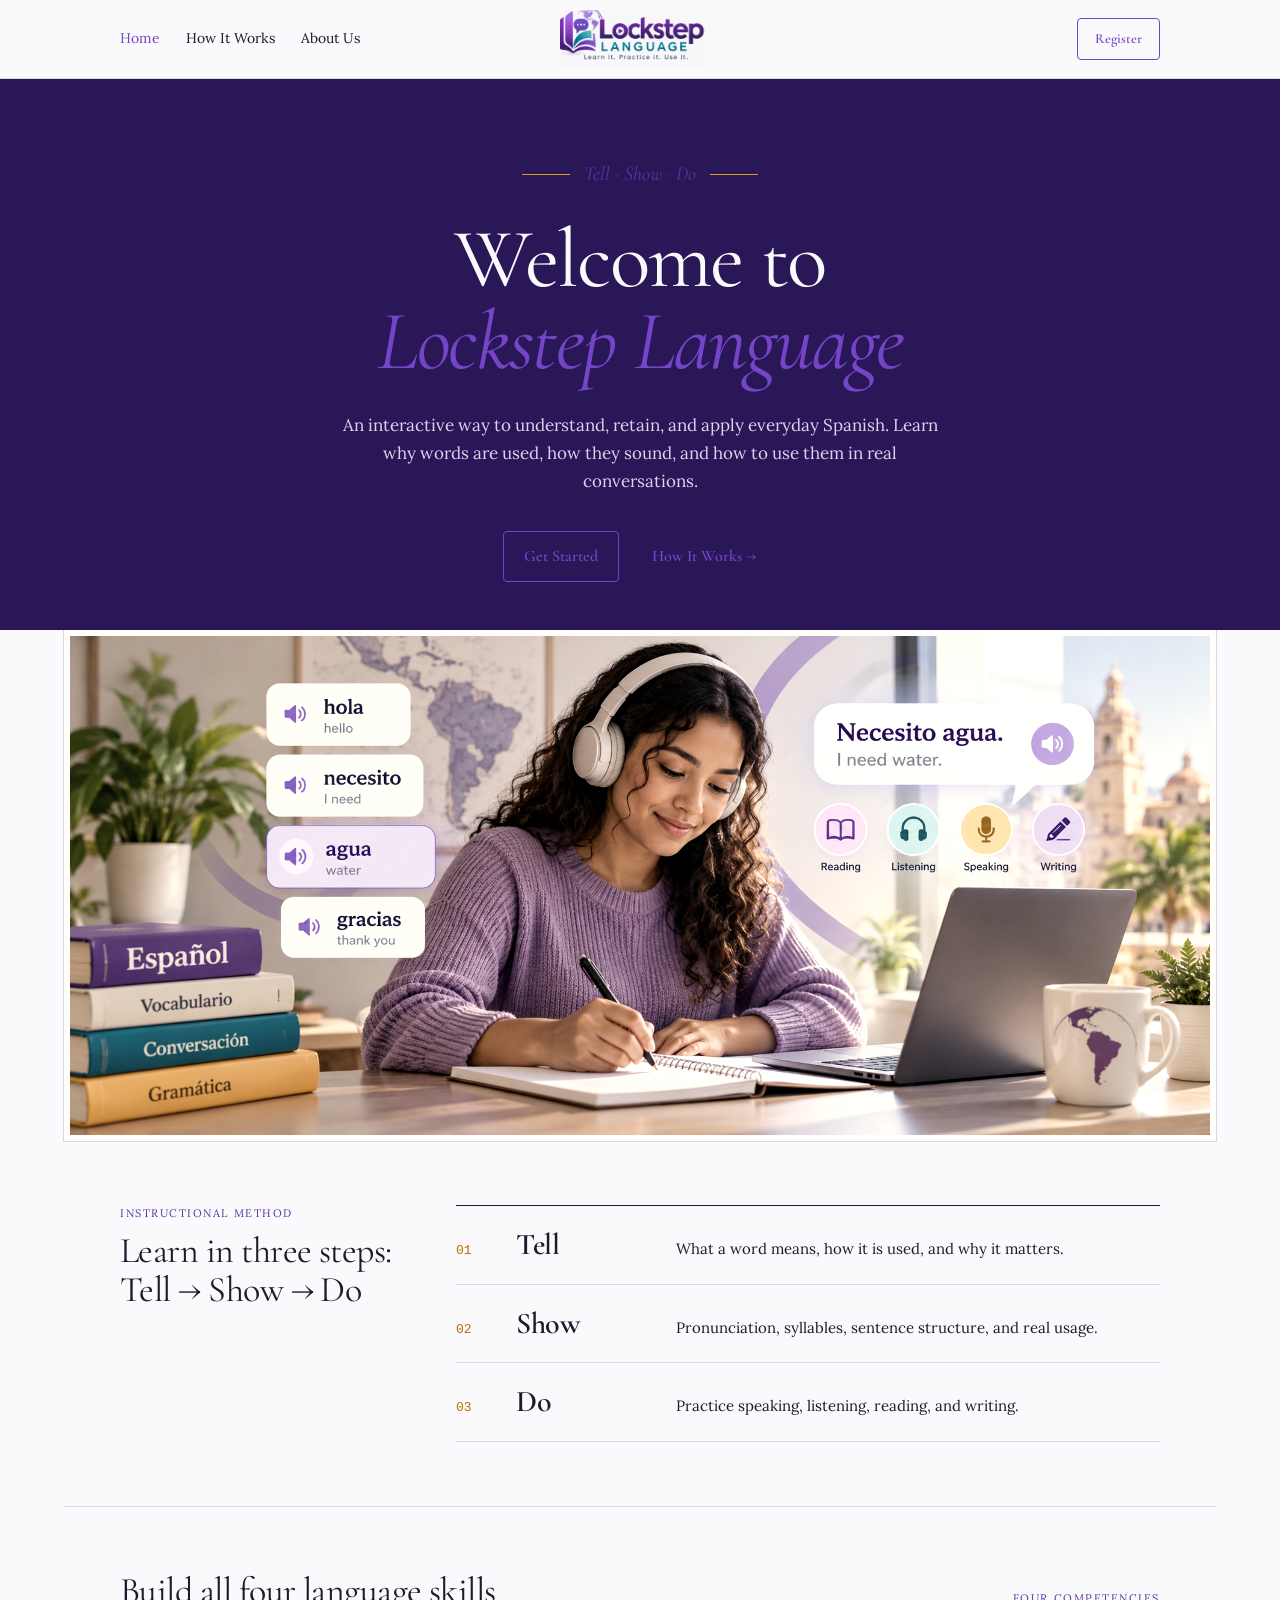
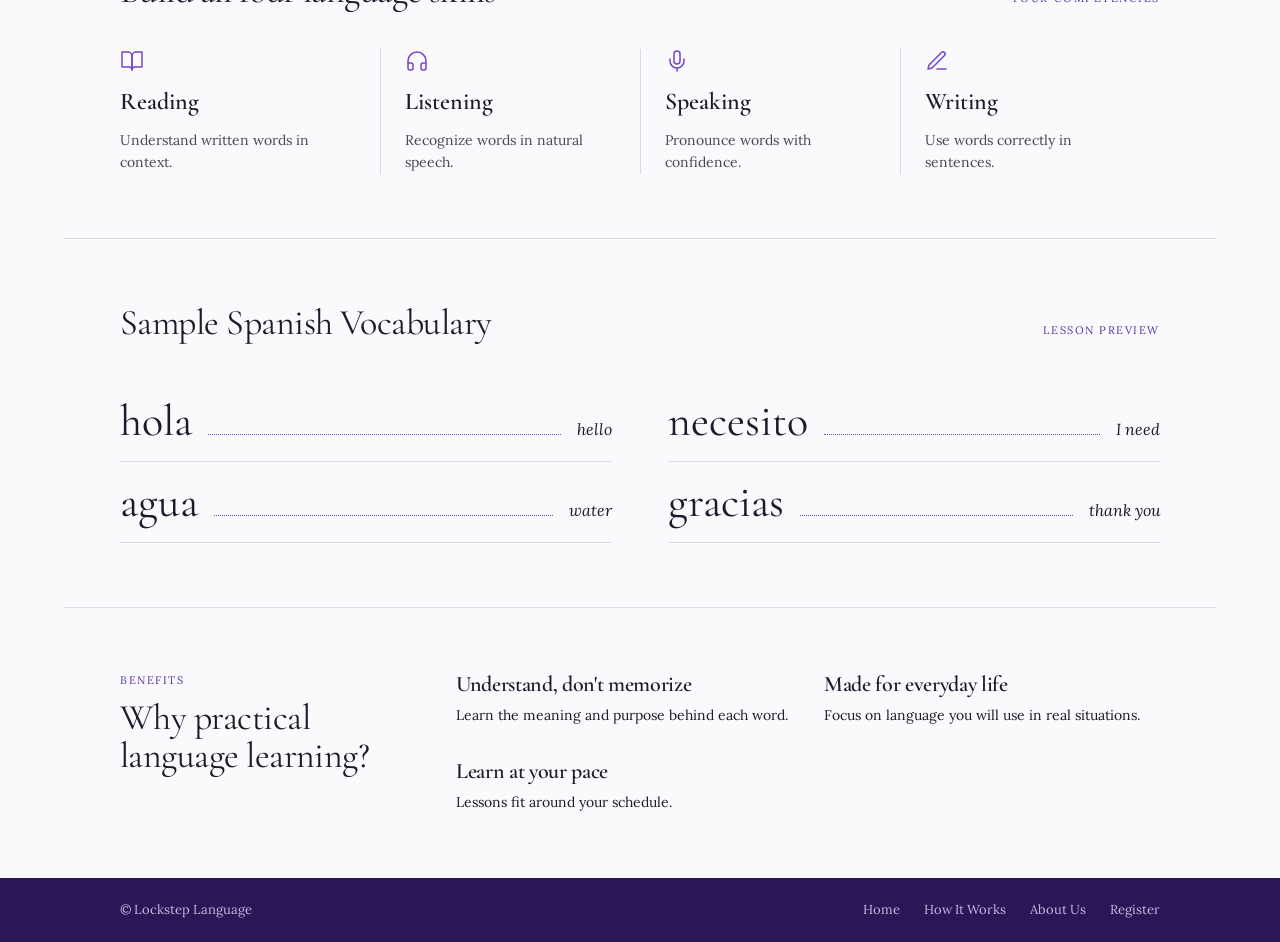
<file: index.html>
<!DOCTYPE html>
<html lang="en">
<head>
<meta charset="UTF-8">
<meta name="viewport" content="width=device-width, initial-scale=1.0">
<title>Lockstep Language — Learn it. Practice it. Use it.</title>
<link rel="stylesheet" href="styles/style.css">
<link rel="preconnect" href="https://fonts.googleapis.com">
<link rel="preconnect" href="https://fonts.gstatic.com" crossorigin>
<link href="https://fonts.googleapis.com/css2?family=Cormorant+Garamond:ital,wght@0,400;0,600;1,400&family=Lora:ital,wght@0,400;0,600;1,400&display=swap" rel="stylesheet">
</head>
<body>

<header class="site-header">
  <div class="nav-wrap">
    <button type="button" class="nav-toggle" id="nav-toggle" aria-label="Open menu" aria-expanded="false" aria-controls="primary-nav">
      <span class="bar"></span><span class="bar"></span><span class="bar"></span>
    </button>
    <nav class="nav-links" id="primary-nav" aria-label="Primary">
      <a href="#" class="nav-link" data-goto="home">Home</a>
      <a href="#" class="nav-link" data-goto="how">How It Works</a>
      <a href="#" class="nav-link" data-goto="about">About Us</a>
    </nav>
    <a href="#" class="nav-logo" data-goto="home" aria-label="Lockstep Language home">
      <img src="images/logo.png" alt="Lockstep Language">
    </a>
    <div class="nav-cta">
      <a href="#" class="btn btn-primary" data-goto="register">Register</a>
    </div>
  </div>
</header>

<main>

  <!-- ===================== HOME ===================== -->
  <section class="page is-active" data-page="home">
    <div class="hero">
      <div class="hero-inner hero-home">
        <div class="eyebrow-rule">
          <span class="rule"></span>
          <span class="eyebrow-script">Tell · Show · Do</span>
          <span class="rule"></span>
        </div>
        <h1 class="hero-title">Welcome to<br><em>Lockstep Language</em></h1>
        <p class="hero-copy">An interactive way to understand, retain, and apply everyday Spanish. Learn why words are used, how they sound, and how to use them in real conversations.</p>
        <div class="hero-actions">
          <a href="#" class="btn btn-primary btn-lg" data-goto="register">Get Started</a>
          <a href="#" class="btn btn-ghost btn-lg" data-goto="how">How It Works →</a>
        </div>
      </div>
    </div>

    <div class="page-body">
      <div class="plate plate-wide">
        <img src="images/hero_image.png" alt="Learner practicing Spanish with headphones, notebook and laptop">
      </div>

      <section class="section split split-280">
        <div class="split-head">
          <div class="kicker">Instructional Method</div>
          <h2>Learn in three steps: Tell → Show → Do</h2>
        </div>
        <div class="rows rows-top">
          <div class="row row-step">
            <span class="step-num">01</span>
            <h3>Tell</h3>
            <p>What a word means, how it is used, and why it matters.</p>
          </div>
          <div class="row row-step">
            <span class="step-num">02</span>
            <h3>Show</h3>
            <p>Pronunciation, syllables, sentence structure, and real usage.</p>
          </div>
          <div class="row row-step">
            <span class="step-num">03</span>
            <h3>Do</h3>
            <p>Practice speaking, listening, reading, and writing.</p>
          </div>
        </div>
      </section>

      <section class="section bordered-top">
        <div class="section-head">
          <h2>Build all four language skills</h2>
          <div class="kicker">Four Competencies</div>
        </div>
        <div class="competencies">
          <div class="competency">
            <svg class="icon" viewBox="0 0 24 24" fill="none" stroke="currentColor" stroke-width="1.5" stroke-linecap="round" stroke-linejoin="round"><path d="M2 3h6a4 4 0 0 1 4 4v14a3 3 0 0 0-3-3H2z"></path><path d="M22 3h-6a4 4 0 0 0-4 4v14a3 3 0 0 1 3-3h7z"></path></svg>
            <div class="competency-title">Reading</div>
            <p>Understand written words in context.</p>
          </div>
          <div class="competency">
            <svg class="icon" viewBox="0 0 24 24" fill="none" stroke="currentColor" stroke-width="1.5" stroke-linecap="round" stroke-linejoin="round"><path d="M3 14h3a2 2 0 0 1 2 2v3a2 2 0 0 1-2 2H5a2 2 0 0 1-2-2v-7a9 9 0 0 1 18 0v7a2 2 0 0 1-2 2h-1a2 2 0 0 1-2-2v-3a2 2 0 0 1 2-2h3"></path></svg>
            <div class="competency-title">Listening</div>
            <p>Recognize words in natural speech.</p>
          </div>
          <div class="competency">
            <svg class="icon" viewBox="0 0 24 24" fill="none" stroke="currentColor" stroke-width="1.5" stroke-linecap="round" stroke-linejoin="round"><path d="M12 2a3 3 0 0 0-3 3v7a3 3 0 0 0 6 0V5a3 3 0 0 0-3-3Z"></path><path d="M19 10v2a7 7 0 0 1-14 0v-2"></path><line x1="12" x2="12" y1="19" y2="22"></line></svg>
            <div class="competency-title">Speaking</div>
            <p>Pronounce words with confidence.</p>
          </div>
          <div class="competency">
            <svg class="icon" viewBox="0 0 24 24" fill="none" stroke="currentColor" stroke-width="1.5" stroke-linecap="round" stroke-linejoin="round"><path d="M12 20h9"></path><path d="M16.5 3.5a2.12 2.12 0 0 1 3 3L7 19l-4 1 1-4Z"></path></svg>
            <div class="competency-title">Writing</div>
            <p>Use words correctly in sentences.</p>
          </div>
        </div>
      </section>

      <section class="section bordered-top">
        <div class="section-head">
          <h2>Sample Spanish Vocabulary</h2>
          <div class="kicker">Lesson Preview</div>
        </div>
        <div class="vocab-grid">
          <div class="vocab-row"><span class="vocab-word">hola</span><span class="vocab-dots"></span><span class="vocab-gloss">hello</span></div>
          <div class="vocab-row"><span class="vocab-word">necesito</span><span class="vocab-dots"></span><span class="vocab-gloss">I need</span></div>
          <div class="vocab-row"><span class="vocab-word">agua</span><span class="vocab-dots"></span><span class="vocab-gloss">water</span></div>
          <div class="vocab-row"><span class="vocab-word">gracias</span><span class="vocab-dots"></span><span class="vocab-gloss">thank you</span></div>
        </div>
      </section>

      <section class="section split split-280 bordered-top">
        <div class="split-head">
          <div class="kicker">Benefits</div>
          <h2>Why practical language learning?</h2>
        </div>
        <div class="benefit-cards">
          <div class="benefit-card">
            <h4>Understand, don't memorize</h4>
            <p>Learn the meaning and purpose behind each word.</p>
          </div>
          <div class="benefit-card">
            <h4>Made for everyday life</h4>
            <p>Focus on language you will use in real situations.</p>
          </div>
          <div class="benefit-card">
            <h4>Learn at your pace</h4>
            <p>Lessons fit around your schedule.</p>
          </div>
        </div>
      </section>
    </div>
  </section>

  <!-- ===================== HOW IT WORKS ===================== -->
  <section class="page" data-page="how">
    <div class="hero">
      <div class="hero-inner">
        <div class="eyebrow">How It Works</div>
        <h1 class="hero-title hero-title-md">How Lockstep Language Works</h1>
        <p class="hero-copy hero-copy-left">Every lesson moves through three stages. You first learn what a word means, then see and hear how it works, then put it into practice.</p>
      </div>
    </div>

    <div class="page-body">
      <section class="section">
        <div class="section-head">
          <h2>Three instructional stages</h2>
          <div class="kicker">Tell · Show · Do</div>
        </div>
        <div class="stage-images">
          <img src="images/stage_1.png" alt="Stage 1, Tell: vocabulary and meaning">
          <img src="images/stage_2.png" alt="Stage 2, Show: pronunciation and syllables">
          <img src="images/stage_3.png" alt="Stage 3, Do: practice activities">
        </div>
      </section>

      <section class="section bordered-top">
        <div class="kicker">Example Lesson Preview</div>
        <h2 class="section-title-solo">One Spanish word through Tell → Show → Do</h2>
        <div class="flow-row">
          <div class="flow-card">
            <div class="flow-label">Tell</div>
            <div class="flow-word">necesito <span class="flow-eq">=</span> <em>"I need"</em></div>
          </div>
          <div class="flow-arrow">→</div>
          <div class="flow-card">
            <div class="flow-label">Show</div>
            <div class="flow-word flow-syll">ne-ce-<strong>si</strong>-to</div>
          </div>
          <div class="flow-arrow">→</div>
          <div class="flow-card flow-card-active">
            <div class="flow-label">Do</div>
            <div class="flow-word flow-italic">"Necesito agua."</div>
          </div>
        </div>
      </section>

      <section class="section bordered-top">
        <div class="section-head">
          <h2>How the four competencies work together</h2>
          <div class="kicker">Four Competencies</div>
        </div>
        <div class="competencies">
          <div class="competency">
            <svg class="icon" viewBox="0 0 24 24" fill="none" stroke="currentColor" stroke-width="1.5" stroke-linecap="round" stroke-linejoin="round"><path d="M2 3h6a4 4 0 0 1 4 4v14a3 3 0 0 0-3-3H2z"></path><path d="M22 3h-6a4 4 0 0 0-4 4v14a3 3 0 0 1 3-3h7z"></path></svg>
            <div class="competency-title">Reading</div>
            <p>Recognize words and follow written meaning.</p>
          </div>
          <div class="competency">
            <svg class="icon" viewBox="0 0 24 24" fill="none" stroke="currentColor" stroke-width="1.5" stroke-linecap="round" stroke-linejoin="round"><path d="M3 14h3a2 2 0 0 1 2 2v3a2 2 0 0 1-2 2H5a2 2 0 0 1-2-2v-7a9 9 0 0 1 18 0v7a2 2 0 0 1-2 2h-1a2 2 0 0 1-2-2v-3a2 2 0 0 1 2-2h3"></path></svg>
            <div class="competency-title">Listening</div>
            <p>Understand words as they are spoken.</p>
          </div>
          <div class="competency">
            <svg class="icon" viewBox="0 0 24 24" fill="none" stroke="currentColor" stroke-width="1.5" stroke-linecap="round" stroke-linejoin="round"><path d="M12 2a3 3 0 0 0-3 3v7a3 3 0 0 0 6 0V5a3 3 0 0 0-3-3Z"></path><path d="M19 10v2a7 7 0 0 1-14 0v-2"></path><line x1="12" x2="12" y1="19" y2="22"></line></svg>
            <div class="competency-title">Speaking</div>
            <p>Say words clearly with correct pronunciation.</p>
          </div>
          <div class="competency">
            <svg class="icon" viewBox="0 0 24 24" fill="none" stroke="currentColor" stroke-width="1.5" stroke-linecap="round" stroke-linejoin="round"><path d="M12 20h9"></path><path d="M16.5 3.5a2.12 2.12 0 0 1 3 3L7 19l-4 1 1-4Z"></path></svg>
            <div class="competency-title">Writing</div>
            <p>Use new words accurately in sentences.</p>
          </div>
        </div>
        <div class="section-footnote">
          <a href="#" class="btn btn-ghost btn-lg" data-goto="method">Explore the Learning Method in Detail →</a>
        </div>
      </section>

      <section class="cta-band">
        <div class="cta-inner">
          <div>
            <h2>Ready to start learning?</h2>
            <p>Create a free account to begin.</p>
          </div>
          <a href="#" class="btn btn-primary" data-goto="register">Create Your Account</a>
        </div>
      </section>
    </div>
  </section>

  <!-- ===================== LEARNING METHOD DETAILS ===================== -->
  <section class="page" data-page="method">
    <div class="hero">
      <div class="hero-inner">
        <div class="breadcrumb">
          <a href="#" data-goto="how">How It Works</a><span>/</span><span>Learning Method Details</span>
        </div>
        <h1 class="hero-title hero-title-md">Explore the Lockstep Learning Method</h1>
        <p class="hero-copy hero-copy-left">A closer look at what a lesson involves, before you register.</p>
      </div>
    </div>

    <div class="page-body">
      <section class="section split split-280">
        <div class="split-head">
          <div class="kicker">Instructional Sequence</div>
          <h2>The Tell → Show → Do sequence</h2>
        </div>
        <div class="flow-row flow-row-bordered">
          <div class="flow-step">
            <h3>Tell</h3>
            <p>Meaning, usage, and why the word matters.</p>
          </div>
          <div class="flow-arrow">→</div>
          <div class="flow-step">
            <h3>Show</h3>
            <p>Hear it, see the syllables, see it in a sentence.</p>
          </div>
          <div class="flow-arrow">→</div>
          <div class="flow-step">
            <h3>Do</h3>
            <p>Practice it across all four competencies.</p>
          </div>
        </div>
      </section>

      <section class="section split split-280 bordered-top">
        <div class="split-head">
          <div class="kicker">Competency Practice</div>
          <h2>How the four competencies are practiced</h2>
        </div>
        <div class="rows">
          <div class="row row-competency">
            <svg class="icon icon-sm" viewBox="0 0 24 24" fill="none" stroke="currentColor" stroke-width="1.5" stroke-linecap="round" stroke-linejoin="round"><path d="M2 3h6a4 4 0 0 1 4 4v14a3 3 0 0 0-3-3H2z"></path><path d="M22 3h-6a4 4 0 0 0-4 4v14a3 3 0 0 1 3-3h7z"></path></svg>
            <div class="competency-title">Reading</div>
            <p>Read the word in short everyday sentences.</p>
          </div>
          <div class="row row-competency">
            <svg class="icon icon-sm" viewBox="0 0 24 24" fill="none" stroke="currentColor" stroke-width="1.5" stroke-linecap="round" stroke-linejoin="round"><path d="M3 14h3a2 2 0 0 1 2 2v3a2 2 0 0 1-2 2H5a2 2 0 0 1-2-2v-7a9 9 0 0 1 18 0v7a2 2 0 0 1-2 2h-1a2 2 0 0 1-2-2v-3a2 2 0 0 1 2-2h3"></path></svg>
            <div class="competency-title">Listening</div>
            <p>Listen to the word spoken and identify it.</p>
          </div>
          <div class="row row-competency">
            <svg class="icon icon-sm" viewBox="0 0 24 24" fill="none" stroke="currentColor" stroke-width="1.5" stroke-linecap="round" stroke-linejoin="round"><path d="M12 2a3 3 0 0 0-3 3v7a3 3 0 0 0 6 0V5a3 3 0 0 0-3-3Z"></path><path d="M19 10v2a7 7 0 0 1-14 0v-2"></path><line x1="12" x2="12" y1="19" y2="22"></line></svg>
            <div class="competency-title">Speaking</div>
            <p>Repeat the word aloud and compare with the example.</p>
          </div>
          <div class="row row-competency">
            <svg class="icon icon-sm" viewBox="0 0 24 24" fill="none" stroke="currentColor" stroke-width="1.5" stroke-linecap="round" stroke-linejoin="round"><path d="M12 20h9"></path><path d="M16.5 3.5a2.12 2.12 0 0 1 3 3L7 19l-4 1 1-4Z"></path></svg>
            <div class="competency-title">Writing</div>
            <p>Write the word and use it in your own sentence.</p>
          </div>
        </div>
      </section>

      <section class="section split split-reverse bordered-top">
        <div>
          <div class="kicker">Pronunciation Support</div>
          <h2>Pronunciation and syllable breakdown</h2>
          <p class="justified">Each Spanish word is split into syllables and paired with audio so you can hear and repeat each part before saying the whole word. The stressed syllable is marked in bold.</p>
        </div>
        <div class="pron-card" id="pron-card">
          <!-- word rows injected by script.js from WORDS data -->
          <div class="sample-sentences">
            <div class="kicker">Sample sentences</div>
            <div class="sentence"><em>Necesito agua.</em> — I need water.</div>
            <div class="sentence"><em>Voy a la tienda.</em> — I'm going to the store.</div>
          </div>
        </div>
      </section>

      <section class="section split split-reverse-wide bordered-top">
        <div class="lesson-table">
          <div class="lesson-row">
            <span class="lesson-id">LESSON 1</span>
            <div class="tags">
              <span class="tag tag-new">hola</span>
              <span class="tag tag-new">gracias</span>
            </div>
          </div>
          <div class="lesson-row">
            <span class="lesson-id">LESSON 2</span>
            <div class="tags">
              <span class="tag tag-review">hola</span>
              <span class="tag tag-review">gracias</span>
              <span class="tag tag-new">necesito</span>
              <span class="tag tag-new">agua</span>
            </div>
          </div>
          <div class="lesson-row">
            <span class="lesson-id">LESSON 3</span>
            <div class="tags">
              <span class="tag tag-review">hola</span>
              <span class="tag tag-review">gracias</span>
              <span class="tag tag-review">necesito</span>
              <span class="tag tag-review">agua</span>
              <span class="tag tag-new">tienda</span>
            </div>
          </div>
          <div class="legend">
            <span><i class="swatch swatch-new"></i>New word</span>
            <span><i class="swatch swatch-review"></i>Review</span>
          </div>
        </div>
        <div>
          <div class="kicker">Cumulative Reinforcement</div>
          <h2>Vocabulary that builds on itself</h2>
          <p>Words from earlier lessons return in later ones, so you keep reviewing them as you learn new ones.</p>
        </div>
      </section>

      <section class="section bordered-top">
        <div class="duration-block">
          <div class="kicker">Adjustable Lesson Duration</div>
          <h2>Lessons that fit your day</h2>
          <p>Lessons run from 4 to 20 minutes. Choose how long each lesson lasts.</p>
          <div class="segmented" role="group" aria-label="Lesson duration (example)">
            <span class="seg-opt">4 min</span>
            <span class="seg-opt seg-opt-selected">5 min</span>
            <span class="seg-opt seg-opt-selected">10 min</span>
            <span class="seg-opt">15 min</span>
            <span class="seg-opt">20 min</span>
          </div>
          <div class="recommend"><i class="swatch swatch-new"></i>Recommended: about 5 to 10 minutes per day</div>
        </div>
        <div class="progress-block">
          <div class="kicker">Personalized Progress Tracking</div>
          <h2>See your progress</h2>
          <div class="plate plate-wide">
            <img src="images/progress_by_competency.png" alt="Learning progress dashboard showing completion for reading, listening, speaking and writing">
          </div>
        </div>
      </section>

      <section class="cta-band">
        <div class="cta-inner">
          <h2>Ready to try the Lockstep method?</h2>
          <a href="#" class="btn btn-primary" data-goto="register">Create Your Account</a>
        </div>
      </section>
    </div>
  </section>

  <!-- ===================== ABOUT ===================== -->
  <section class="page" data-page="about">
    <div class="hero">
      <div class="hero-inner">
        <h1 class="hero-title hero-title-lg">About Lockstep Language</h1>
        <div class="mission">
          <div class="kicker">Mission Statement</div>
          <p class="mission-quote">Our mission is to help people learn everyday language and communicate confidently in real situations.</p>
        </div>
      </div>
    </div>

    <div class="page-body">
      <section class="section split split-reverse">
        <div>
          <div class="kicker">Why It Was Conceived</div>
          <h2>Why Lockstep Language exists</h2>
          <p class="justified">Many learners memorize vocabulary but struggle to use it in conversation. Lockstep Language was conceived to close that gap with structured instruction and repetition.</p>
        </div>
        <div class="plate plate-3-2">
          <img src="images/everyday_conversation.png" alt="Two people talking over coffee, with Spanish phrases and translations">
        </div>
      </section>

      <section class="section bordered-top">
        <div class="benefit-cards benefit-cards-icons">
          <div class="benefit-card">
            <svg class="icon" viewBox="0 0 24 24" fill="none" stroke="currentColor" stroke-width="1.5" stroke-linecap="round" stroke-linejoin="round"><path d="M14 9a2 2 0 0 1-2 2H6l-4 4V4a2 2 0 0 1 2-2h8a2 2 0 0 1 2 2z"></path><path d="M18 9h2a2 2 0 0 1 2 2v11l-4-4h-6a2 2 0 0 1-2-2v-1"></path></svg>
            <h3>Communication over memorization</h3>
            <p>Learners move from memorizing isolated Spanish words to using real-life Spanish phrases, such as "Necesito agua."</p>
          </div>
          <div class="benefit-card">
            <svg class="icon" viewBox="0 0 24 24" fill="none" stroke="currentColor" stroke-width="1.5" stroke-linecap="round" stroke-linejoin="round"><path d="M19 21v-2a4 4 0 0 0-4-4H9a4 4 0 0 0-4 4v2"></path><circle cx="12" cy="7" r="4"></circle></svg>
            <h3>Learner-centered teaching</h3>
            <p>Lessons follow a clear sequence and move at each learner's pace.</p>
          </div>
          <div class="benefit-card">
            <svg class="icon" viewBox="0 0 24 24" fill="none" stroke="currentColor" stroke-width="1.5" stroke-linecap="round" stroke-linejoin="round"><circle cx="12" cy="12" r="10"></circle><polyline points="12 6 12 12 16 14"></polyline></svg>
            <h3>Accessible and flexible</h3>
            <p>Adjustable lesson lengths and readable, simple lessons make learning easy to fit into daily life.</p>
          </div>
        </div>
      </section>

      <section class="cta-band">
        <div class="cta-inner">
          <h2>Start learning with Lockstep</h2>
          <a href="#" class="btn btn-primary" data-goto="register">Create Your Account</a>
        </div>
      </section>
    </div>
  </section>

  <!-- ===================== REGISTER ===================== -->
  <section class="page" data-page="register">
    <div class="hero">
      <div class="hero-inner">
        <h1 class="hero-title hero-title-md">Create Your Lockstep Language Account</h1>
        <p class="hero-copy hero-copy-left">Register to begin learning Spanish with Lockstep Language. All fields are required.</p>
      </div>
    </div>

    <div class="page-body">
      <section class="section register-layout">
        <form id="register-form" novalidate>
          <div class="form-alert" id="form-alert" hidden role="alert">
            <svg class="icon icon-sm" viewBox="0 0 24 24" fill="none" stroke="currentColor" stroke-width="1.75" stroke-linecap="round" stroke-linejoin="round"><circle cx="12" cy="12" r="10"></circle><line x1="12" x2="12" y1="8" y2="12"></line><line x1="12" x2="12.01" y1="16" y2="16"></line></svg>
            <span id="form-alert-text"></span>
          </div>

          <div class="field-row">
            <div class="field">
              <label for="f-first">First Name</label>
              <input id="f-first" name="first" class="input" type="text" autocomplete="given-name">
              <div class="field-error" data-error-for="first" hidden></div>
            </div>
            <div class="field">
              <label for="f-last">Last Name</label>
              <input id="f-last" name="last" class="input" type="text" autocomplete="family-name">
              <div class="field-error" data-error-for="last" hidden></div>
            </div>
          </div>

          <div class="field">
            <label for="f-email">Email Address</label>
            <div class="input-wrap">
              <input id="f-email" name="email" class="input" type="email" placeholder="name@example.com" autocomplete="email">
              <svg class="input-check" viewBox="0 0 24 24" fill="none" stroke="#0F8F86" stroke-width="2" stroke-linecap="round" stroke-linejoin="round" hidden><path d="M20 6 9 17l-5-5"></path></svg>
            </div>
            <div class="field-error" data-error-for="email" hidden></div>
          </div>

          <div class="field">
            <label for="f-pw">Password</label>
            <div class="input-wrap">
              <input id="f-pw" name="pw" class="input" type="password" autocomplete="new-password">
              <button type="button" class="btn btn-ghost input-toggle" id="toggle-pw">Show</button>
            </div>
            <div class="field-error" data-error-for="pw" hidden></div>
            <div class="field-hint" id="pw-hint">At least 8 characters.</div>
          </div>

          <div class="field">
            <label for="f-pw2">Confirm Password</label>
            <input id="f-pw2" name="pw2" class="input" type="password" autocomplete="new-password">
            <div class="field-error" data-error-for="pw2" hidden></div>
          </div>

          <div class="field">
            <label class="checkbox-label">
              <input type="checkbox" id="f-terms" name="terms">
              <span>I agree to the <a href="#" class="noop">Terms of Service</a> and <a href="#" class="noop">Privacy Policy</a>.</span>
            </label>
            <div class="field-error" data-error-for="terms" hidden></div>
          </div>

          <button type="submit" class="btn btn-primary btn-block" id="submit-btn">Create Account</button>
          <div class="signin-note">Already have an account? <a href="#" class="noop">Sign in</a></div>
        </form>

        <aside class="proto-notes">
          <div class="kicker">Prototype notes</div>
          <p>Prototype only: validation runs in the browser. No data is sent anywhere.</p>
          <p>Valid submit → jumps to the confirmation screen. Invalid → errors shown, stays here.</p>
          <p>"Sign in" is out of scope.</p>
        </aside>
      </section>
    </div>
  </section>

  <!-- ===================== CONFIRM ===================== -->
  <section class="page" data-page="confirm">
    <div class="page-body">
      <section class="confirm-section">
        <div class="confirm-check">
          <svg width="30" height="30" viewBox="0 0 24 24" fill="none" stroke="#0F8F86" stroke-width="1.5" stroke-linecap="round" stroke-linejoin="round"><path d="M20 6 9 17l-5-5"></path></svg>
        </div>
        <h1>Welcome to Lockstep Language!</h1>
        <p>Your registration has been successfully completed.</p>
        <p>You are ready to begin learning Spanish.</p>
        <div class="confirm-rule"></div>
        <p class="confirm-note">A confirmation email is on its way. When you sign in, you will be able to choose a lesson length and begin with the Tell → Show → Do sequence.</p>
        <a href="#" class="btn btn-primary" data-goto="home">Return to Home</a>
      </section>
    </div>
  </section>

</main>

<footer class="site-footer">
  <div class="footer-inner">
    <span class="footer-copy">© Lockstep Language</span>
    <a href="#" data-goto="home">Home</a>
    <a href="#" data-goto="how">How It Works</a>
    <a href="#" data-goto="about">About Us</a>
    <a href="#" data-goto="register">Register</a>
  </div>
</footer>

<script src="scripts/script.js"></script>
</body>
</html>
</file>
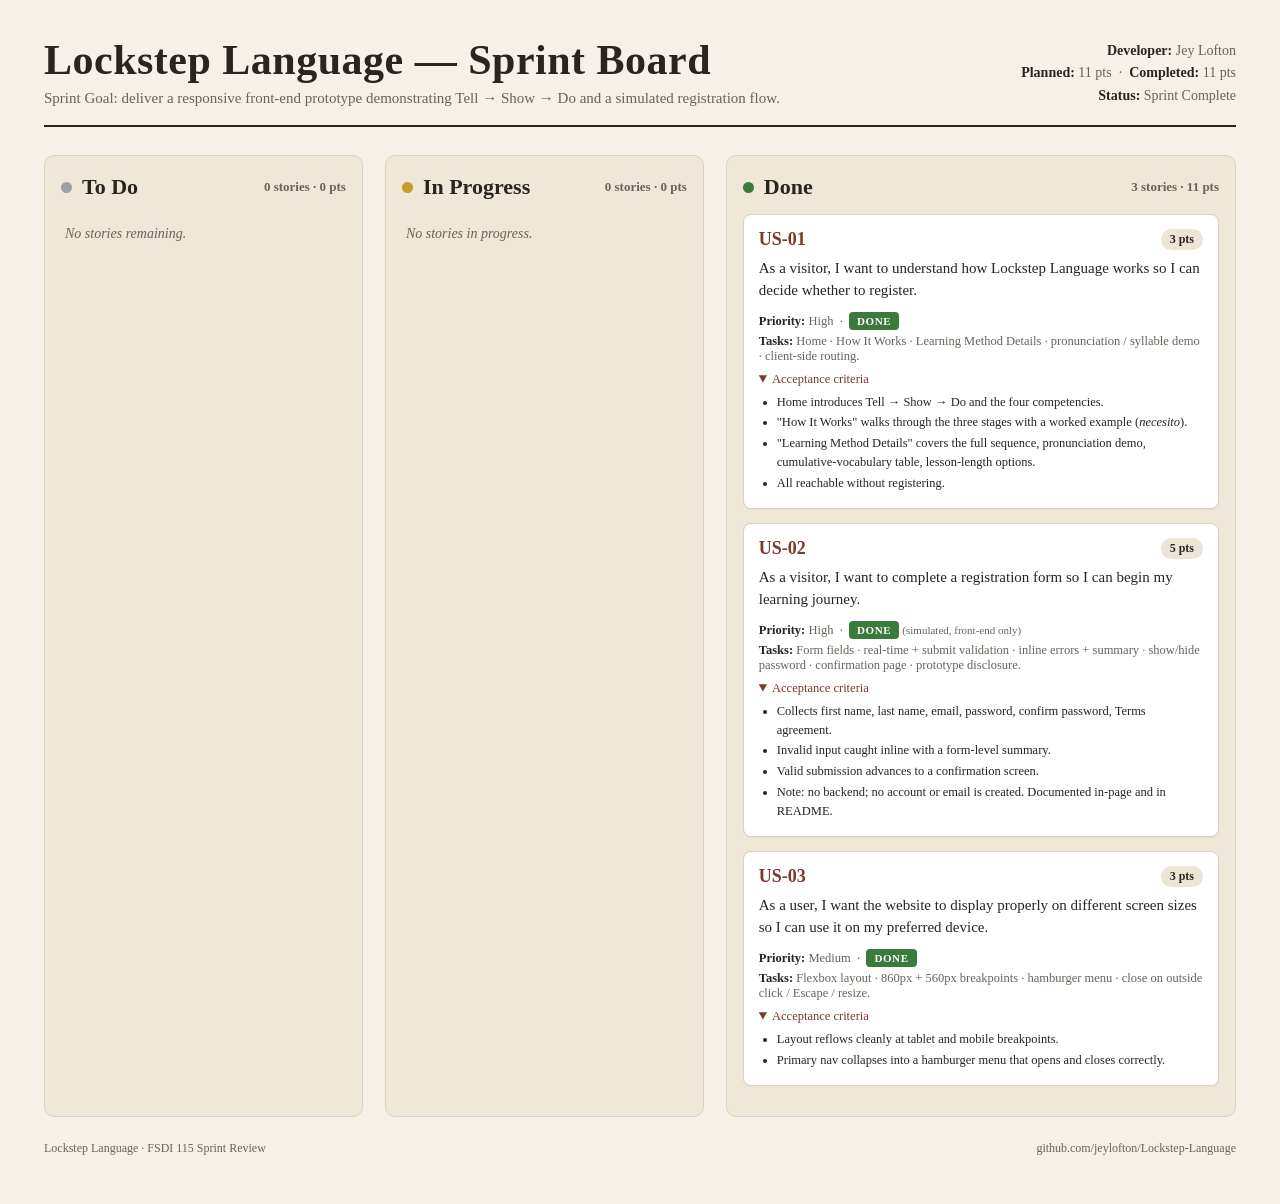
<file: docs/agile/sprint-board.html>
<!doctype html>
<html lang="en">
<head>
<meta charset="utf-8" />
<title>Lockstep Language — Sprint Board</title>
<style>
  :root {
    --bg: #f5f1e8;
    --ink: #2a2420;
    --muted: #6b625a;
    --card: #ffffff;
    --border: #d9d1c3;
    --todo: #9aa0a6;
    --doing: #c89b2a;
    --done: #3a7a3a;
    --accent: #7a3a2a;
    --chip: #ece4d4;
  }
  * { box-sizing: border-box; }
  html, body { margin: 0; padding: 0; background: var(--bg); color: var(--ink);
    font-family: "Lora", Georgia, serif; }
  .page { padding: 36px 44px 48px; max-width: 1600px; margin: 0 auto; }
  header { display: flex; justify-content: space-between; align-items: flex-end;
    border-bottom: 2px solid var(--ink); padding-bottom: 18px; margin-bottom: 28px; }
  h1 { font-family: "Cormorant Garamond", "Playfair Display", Georgia, serif;
    font-weight: 600; font-size: 42px; margin: 0; letter-spacing: 0.5px; }
  .sub { color: var(--muted); font-size: 15px; margin-top: 6px; }
  .meta { text-align: right; font-size: 14px; color: var(--muted); line-height: 1.6; }
  .meta strong { color: var(--ink); }

  .board { display: grid; grid-template-columns: 1fr 1fr 1.6fr; gap: 22px; }
  .col { background: #efe7d8; border: 1px solid var(--border); border-radius: 10px;
    padding: 16px; min-height: 580px; }
  .col h2 { font-family: "Cormorant Garamond", Georgia, serif; font-weight: 600;
    font-size: 22px; margin: 2px 0 14px; display: flex; align-items: center; gap: 10px; }
  .dot { width: 11px; height: 11px; border-radius: 50%; display: inline-block; }
  .todo .dot { background: var(--todo); }
  .doing .dot { background: var(--doing); }
  .done .dot { background: var(--done); }
  .count { margin-left: auto; font-size: 13px; color: var(--muted); font-family: "Lora", serif; }

  .empty { color: var(--muted); font-style: italic; font-size: 14px; padding: 12px 4px; }

  .card { background: var(--card); border: 1px solid var(--border); border-radius: 8px;
    padding: 14px 15px; margin-bottom: 14px; box-shadow: 0 1px 2px rgba(0,0,0,0.04); }
  .card-head { display: flex; justify-content: space-between; align-items: center;
    margin-bottom: 8px; }
  .id { font-family: "Cormorant Garamond", Georgia, serif; font-weight: 600;
    font-size: 18px; color: var(--accent); }
  .pts { background: var(--chip); color: var(--ink); font-size: 12px;
    padding: 3px 9px; border-radius: 999px; font-weight: 600; }
  .title { font-size: 15px; line-height: 1.45; margin: 0 0 10px; }
  .row { font-size: 12.5px; color: var(--muted); margin: 4px 0; }
  .row b { color: var(--ink); font-weight: 600; }
  details { margin-top: 8px; }
  details[open] > summary { margin-bottom: 2px; }
  summary { cursor: pointer; font-size: 12.5px; color: var(--accent); }
  ul { margin: 6px 0 0; padding-left: 18px; }
  li { font-size: 12.5px; line-height: 1.5; margin: 2px 0; }
  .status { display: inline-block; font-size: 11px; font-weight: 700;
    letter-spacing: 0.6px; padding: 3px 8px; border-radius: 4px;
    background: var(--done); color: #fff; text-transform: uppercase; }
  footer { margin-top: 24px; font-size: 12px; color: var(--muted);
    display: flex; justify-content: space-between; }
</style>
</head>
<body>
<div class="page">
  <header>
    <div>
      <h1>Lockstep Language — Sprint Board</h1>
      <div class="sub">Sprint Goal: deliver a responsive front-end prototype demonstrating Tell → Show → Do and a simulated registration flow.</div>
    </div>
    <div class="meta">
      <div><strong>Developer:</strong> Jey Lofton</div>
      <div><strong>Planned:</strong> 11 pts &nbsp;·&nbsp; <strong>Completed:</strong> 11 pts</div>
      <div><strong>Status:</strong> Sprint Complete</div>
    </div>
  </header>

  <div class="board">
    <section class="col todo">
      <h2><span class="dot"></span> To Do <span class="count">0 stories · 0 pts</span></h2>
      <div class="empty">No stories remaining.</div>
    </section>

    <section class="col doing">
      <h2><span class="dot"></span> In Progress <span class="count">0 stories · 0 pts</span></h2>
      <div class="empty">No stories in progress.</div>
    </section>

    <section class="col done">
      <h2><span class="dot"></span> Done <span class="count">3 stories · 11 pts</span></h2>

      <article class="card">
        <div class="card-head"><span class="id">US-01</span><span class="pts">3 pts</span></div>
        <p class="title">As a visitor, I want to understand how Lockstep Language works so I can decide whether to register.</p>
        <div class="row"><b>Priority:</b> High &nbsp;·&nbsp; <span class="status">Done</span></div>
        <div class="row"><b>Tasks:</b> Home · How It Works · Learning Method Details · pronunciation / syllable demo · client-side routing.</div>
        <details open><summary>Acceptance criteria</summary>
          <ul>
            <li>Home introduces Tell → Show → Do and the four competencies.</li>
            <li>"How It Works" walks through the three stages with a worked example (<i>necesito</i>).</li>
            <li>"Learning Method Details" covers the full sequence, pronunciation demo, cumulative-vocabulary table, lesson-length options.</li>
            <li>All reachable without registering.</li>
          </ul>
        </details>
      </article>

      <article class="card">
        <div class="card-head"><span class="id">US-02</span><span class="pts">5 pts</span></div>
        <p class="title">As a visitor, I want to complete a registration form so I can begin my learning journey.</p>
        <div class="row"><b>Priority:</b> High &nbsp;·&nbsp; <span class="status">Done</span> <span style="color:var(--muted); font-size:11px;">(simulated, front-end only)</span></div>
        <div class="row"><b>Tasks:</b> Form fields · real-time + submit validation · inline errors + summary · show/hide password · confirmation page · prototype disclosure.</div>
        <details open><summary>Acceptance criteria</summary>
          <ul>
            <li>Collects first name, last name, email, password, confirm password, Terms agreement.</li>
            <li>Invalid input caught inline with a form-level summary.</li>
            <li>Valid submission advances to a confirmation screen.</li>
            <li>Note: no backend; no account or email is created. Documented in-page and in README.</li>
          </ul>
        </details>
      </article>

      <article class="card">
        <div class="card-head"><span class="id">US-03</span><span class="pts">3 pts</span></div>
        <p class="title">As a user, I want the website to display properly on different screen sizes so I can use it on my preferred device.</p>
        <div class="row"><b>Priority:</b> Medium &nbsp;·&nbsp; <span class="status">Done</span></div>
        <div class="row"><b>Tasks:</b> Flexbox layout · 860px + 560px breakpoints · hamburger menu · close on outside click / Escape / resize.</div>
        <details open><summary>Acceptance criteria</summary>
          <ul>
            <li>Layout reflows cleanly at tablet and mobile breakpoints.</li>
            <li>Primary nav collapses into a hamburger menu that opens and closes correctly.</li>
          </ul>
        </details>
      </article>

    </section>
  </div>

  <footer>
    <div>Lockstep Language · FSDI 115 Sprint Review</div>
    <div>github.com/jeylofton/Lockstep-Language</div>
  </footer>
</div>
</body>
</html>
</file>
<file: styles/style.css>
/* ==========================================================================
  Lockstep Language — plain CSS, Flexbox layout only (no CSS Grid)
  ========================================================================== */

:root {
  --color-bg: #FAF9FC;
  --color-surface: #F1ECFA;
  --color-text: #1E1A2B;
  --color-muted: #5E5870;
  --color-muted-2: #4A4458;

  --color-accent: #7545C8;
  --color-accent-strong: #5B32A3;
  --color-accent-deep: #3D2178;
  --color-dark: #2A1758;
  --color-gold: #F2B544;
  --color-rule-gold: #E09A1F;
  --color-rust: #B86E00;

  --color-divider: rgba(42, 23, 88, .14);
  --color-divider-strong: #1E1A2B;

  --color-success: #0F8F86;
  --color-warning: #92400E;
  --color-warning-border: #D97706;
  --color-warning-bg: #FFF6E6;

  --font-heading: "Cormorant Garamond", Georgia, serif;
  --font-body: "Lora", Georgia, serif;

  --max-width: 1152px;
  --gap: 56px;
}

/* ---- Reset ---- */
*, *::before, *::after { box-sizing: border-box; }
[hidden] { display: none !important; } /* browsers skip this UA rule for <svg>; force it */
html { scroll-behavior: smooth; }
body {
  margin: 0;
  background: var(--color-bg);
  color: var(--color-text);
  font-family: var(--font-body);
  font-size: 15px;
  line-height: 1.55;
}
h1, h2, h3, h4 {
  font-family: var(--font-heading);
  font-weight: 600;
  line-height: 1.12;
  letter-spacing: -0.015em;
  margin: 0 0 10px;
}
p { margin: 0 0 14px; }
a { color: var(--color-accent-strong); }
img { display: block; max-width: 100%; }
button { font-family: inherit; }

/* ---- Layout helpers ---- */
.hero-inner, .page-body > .plate,
.section, .cta-inner, .nav-wrap, .footer-inner {
  max-width: var(--max-width);
  margin: 0 auto;
}
.section { padding: 64px 56px; }
.section.bordered-top { border-top: 1px solid var(--color-divider); }
.plate-wide { margin: 0 56px 72px; max-width: calc(var(--max-width) - 112px); }

.kicker {
  font-size: 11px;
  letter-spacing: .14em;
  text-transform: uppercase;
  color: var(--color-accent-strong);
  margin-bottom: 10px;
}

.plate {
  border: 6px solid var(--color-surface);
  outline: 1px solid var(--color-divider);
  filter: sepia(0.22) saturate(0.82) contrast(1.05);
}
.plate img { width: 100%; height: 100%; object-fit: cover; display: block; }
.plate-wide img { aspect-ratio: 1894 / 830; }
.plate-3-2 img { aspect-ratio: 3 / 2; }

/* ---- Buttons ---- */
.btn {
  display: inline-flex;
  align-items: center;
  justify-content: center;
  gap: 6px;
  cursor: pointer;
  text-decoration: none;
  font-family: var(--font-heading);
  font-weight: 600;
  font-size: 14px;
  color: var(--color-text);
  background: transparent;
  border: 1px solid transparent;
  padding: 9px 17px;
  border-radius: 4px;
  transition: background .15s;
}
.btn-primary { color: var(--color-accent); border-color: var(--color-accent); }
.btn-primary:hover { background: rgba(117, 69, 200, .12); }
.btn-primary:active { background: rgba(117, 69, 200, .22); }
.btn-primary:disabled { opacity: .55; cursor: not-allowed; }
.btn-ghost { color: var(--color-accent); padding-inline: 4px; }
.btn-ghost:hover { background: rgba(117, 69, 200, .10); }
.btn-lg { font-size: 16px; padding: 12px 20px; }
.btn-block { width: 100%; margin-top: 4px; min-height: 48px; font-size: 17px; }

/* ==========================================================================
   Header / nav
   ========================================================================== */
.site-header {
  background: var(--color-bg);
  border-bottom: 1px solid var(--color-divider);
}
.nav-wrap {
  display: flex;
  align-items: center;
  justify-content: space-between;
  gap: 24px;
  padding: 10px 56px;
  font-size: 14px;
}
.nav-links {
  display: flex;
  align-items: center;
  gap: 26px;
  flex-wrap: wrap;
  flex: 1 1 0;
}
.nav-link { color: var(--color-text); text-decoration: none; }
.nav-link:hover, .nav-link.is-current { color: var(--color-accent); }
.nav-logo {
  display: block;
  width: 160px;
  height: 58px;
  overflow: hidden;
  position: relative;
  flex: 0 0 auto;
}
.nav-logo img {
  position: absolute;
  width: 178px;
  left: -9px;
  top: -28px;
  mix-blend-mode: multiply;
}
.nav-cta { display: flex; justify-content: flex-end; flex: 1 1 0; }

/* Hamburger toggle — hidden on desktop, shown at the tablet/mobile breakpoint below */
.nav-toggle {
  display: none;
  flex-direction: column;
  justify-content: center;
  gap: 5px;
  width: 36px;
  height: 36px;
  padding: 0;
  border: 1px solid var(--color-divider);
  border-radius: 4px;
  background: transparent;
  cursor: pointer;
  flex: 0 0 auto;
}
.nav-toggle .bar { display: block; width: 18px; height: 2px; margin: 0 auto; background: var(--color-text); transition: transform .2s, opacity .2s; }
.nav-toggle[aria-expanded="true"] .bar:nth-child(1) { transform: translateY(7px) rotate(45deg); }
.nav-toggle[aria-expanded="true"] .bar:nth-child(2) { opacity: 0; }
.nav-toggle[aria-expanded="true"] .bar:nth-child(3) { transform: translateY(-7px) rotate(-45deg); }

/* ==========================================================================
   Hero banners (dark purple)
   ========================================================================== */
.hero {
  background: var(--color-dark);
  color: var(--color-bg);
  position: relative;
  overflow: hidden;
}
.hero-inner { padding: 72px 56px 80px; }
.hero-title {
  font-weight: 400;
  font-size: 60px;
  line-height: 1.02;
  letter-spacing: -.02em;
  margin: 0 0 20px;
  color: var(--color-bg);
  max-width: 760px;
}
.hero-title-md { font-size: 56px; }
.hero-title-lg { font-size: 60px; margin-bottom: 48px; }
.hero-copy {
  font-size: 17px;
  line-height: 1.65;
  margin: 0;
  max-width: 600px;
  color: #DCD3EE;
}
.hero-copy-left { max-width: 600px; }

/* Home hero is centered */
.hero-home { text-align: center; padding-top: 80px; padding-bottom: 48px; }
.hero-home .hero-title { font-size: 84px; line-height: .98; margin: 0 auto 28px; max-width: none; }
.hero-home .hero-title em { color: var(--color-accent); font-style: italic; }
.hero-home .hero-copy { margin: 0 auto 36px; text-align: center; }
.hero-home .hero-actions { display: flex; gap: 12px; justify-content: center; flex-wrap: wrap; }

.eyebrow-rule { display: flex; align-items: center; justify-content: center; gap: 14px; margin-bottom: 28px; }
.eyebrow-rule .rule { width: 48px; height: 1px; background: var(--color-rule-gold); }
.eyebrow-script { font-family: var(--font-heading); font-style: italic; font-size: 20px; color: var(--color-accent-strong); }
.eyebrow { font-size: 11px; letter-spacing: .14em; text-transform: uppercase; color: var(--color-gold); margin-bottom: 16px; }

.breadcrumb { display: flex; gap: 10px; font-size: 13px; margin-bottom: 28px; color: #C3B8DE; }
.breadcrumb a { color: var(--color-gold); text-decoration: none; }

.mission { display: flex; flex-direction: column; gap: 16px; border-top: 1px solid rgba(242, 181, 68, .6); padding-top: 28px; max-width: 760px; }
.mission-quote {
  font-family: var(--font-heading);
  font-style: italic;
  font-size: 34px;
  line-height: 1.25;
  margin: 0;
  color: var(--color-bg);
}

/* ==========================================================================
   Page body sections
   ========================================================================== */
.page { display: none; }
.page.is-active { display: block; }

.section-head {
  display: flex;
  align-items: baseline;
  justify-content: space-between;
  gap: 20px;
  margin-bottom: 32px;
  flex-wrap: wrap;
}
.section-head h2 { font-size: 36px; font-weight: 400; margin: 0; }
.section-title-solo { font-size: 36px; font-weight: 400; margin: 0 0 32px; }

/* split layouts (replace CSS grid with flex) */
.split { display: flex; gap: var(--gap); flex-wrap: wrap; }
.split-280 .split-head { flex: 0 0 280px; }
.split-280 > .split-head + * { flex: 1 1 400px; }
.split-head h2 { font-size: 36px; font-weight: 400; margin: 0; line-height: 1.08; }
.split > div:not(.split-head) { flex: 1 1 400px; }
.split-reverse > div:first-child { flex: 1 1 420px; }
.split-reverse > div:last-child { flex: 1 1 380px; }
.split-reverse-wide > div:first-child { flex: 1 2 620px; }
.split-reverse-wide > div:last-child { flex: 1 1 400px; }

/* ---- Tell / Show / Do rows on Home ---- */
.rows { border-top: 1px solid var(--color-divider-strong); }
.rows-top .row-step:first-child { border-top: none; }
.row { padding: 22px 0; border-bottom: 1px solid var(--color-divider); display: flex; align-items: baseline; gap: 20px; flex-wrap: wrap; }
.row-step .step-num { font: 13px ui-monospace, Menlo, monospace; color: var(--color-rust); flex: 0 0 40px; }
.row-step h3 { font-size: 30px; margin: 0; flex: 0 0 140px; }
.row-step p { margin: 0; font-size: 15px; line-height: 1.6; flex: 1 1 260px; }

/* ---- Four competencies ---- */
.competencies { display: flex; flex-wrap: wrap; }
.competency {
  flex: 1 1 220px;
  padding: 0 24px;
  display: flex;
  flex-direction: column;
  gap: 10px;
  border-left: 1px solid var(--color-divider);
}
.competency:first-child { padding-left: 0; border-left: none; }
.icon { width: 24px; height: 24px; color: var(--color-accent); }
.icon-sm { width: 20px; height: 20px; flex: 0 0 20px; }
.competency-title { font-family: var(--font-heading); font-weight: 600; font-size: 24px; }
.competency p { margin: 0; font-size: 14px; line-height: 1.55; opacity: .8; }
.section-footnote { margin-top: 40px; padding-top: 20px; border-top: 1px solid var(--color-divider); }

/* ---- Sample vocabulary ---- */
.vocab-grid { display: flex; flex-wrap: wrap; column-gap: var(--gap); }
.vocab-row { flex: 1 1 45%; display: flex; align-items: baseline; padding: 18px 0; border-bottom: 1px solid var(--color-divider); }
.vocab-word { font-family: var(--font-heading); font-size: 44px; line-height: 1; }
.vocab-dots { flex: 1; border-bottom: 1px dotted var(--color-accent); margin: 0 16px; }
.vocab-gloss { font-style: italic; font-size: 16px; }

/* ---- Benefit cards ---- */
.benefit-cards { display: flex; flex-wrap: wrap; gap: 32px; }
.benefit-card { flex: 1 1 220px; }
.benefit-cards-icons .benefit-card { padding: 0 28px; border-left: 1px solid var(--color-divider); display: flex; flex-direction: column; gap: 12px; }
.benefit-cards-icons .benefit-card:first-child { padding-left: 0; border-left: none; }
.benefit-cards-icons .icon { width: 26px; height: 26px; }
.benefit-card h3, .benefit-card h4 { font-size: 22px; margin: 0 0 8px; }
.benefit-card p { margin: 0; font-size: 14px; line-height: 1.6; }

/* ---- CTA band ---- */
.cta-band { background: var(--color-surface); border-top: 1px solid var(--color-divider); }
.cta-inner { display: flex; align-items: center; justify-content: space-between; gap: 32px; flex-wrap: wrap; padding: 56px; }
.cta-inner h2 { font-size: 40px; font-weight: 400; margin: 0 0 6px; }
.cta-inner p { margin: 0; font-size: 16px; }

/* ---- Stage images (How It Works) — always 3 columns, like the source grid */
.stage-images { display: flex; gap: 24px; }
.stage-images img { flex: 1 1 0; min-width: 0; width: auto; height: auto; aspect-ratio: 669 / 765; object-fit: cover; object-position: center top; border-radius: 12px; box-shadow: 0 1px 3px rgba(42, 23, 88, .12); }

/* ---- Tell -> Show -> Do flow row ---- */
.flow-row { display: flex; align-items: stretch; gap: 16px; flex-wrap: wrap; }
.flow-card { flex: 1 1 200px; border: 1px solid var(--color-divider); border-radius: 4px; padding: 24px; display: flex; flex-direction: column; gap: 12px; }
.flow-card-active { border-color: var(--color-accent); }
.flow-label { font-size: 11px; letter-spacing: .14em; color: var(--color-accent-strong); }
.flow-word { font-family: var(--font-heading); font-size: 32px; line-height: 1.1; }
.flow-eq { color: #9A90B3; }
.flow-italic { font-style: italic; }
.flow-syll { letter-spacing: .02em; }
.flow-syll strong { font-weight: 600; color: var(--color-accent-strong); }
.flow-arrow { align-self: center; font-family: var(--font-heading); font-size: 28px; color: var(--color-accent); }

.flow-row-bordered { border-top: 1px solid var(--color-divider-strong); padding-top: 22px; align-items: flex-start; }
.flow-step { flex: 1 1 200px; }
.flow-step h3 { font-size: 28px; margin: 0 0 8px; }
.flow-step p { margin: 0; font-size: 14px; line-height: 1.6; }

/* ---- Competency practice rows (Method) ---- */
.row-competency { align-items: center; gap: 16px; }
.row-competency .competency-title { font-size: 22px; flex: 0 0 150px; }
.row-competency p { margin: 0; font-size: 15px; flex: 1 1 260px; }

/* ---- Pronunciation card ---- */
.justified { text-align: justify; hyphens: auto; line-height: 1.65; }
.pron-card { border: 1px solid var(--color-divider); border-radius: 4px; padding: 28px; display: flex; flex-direction: column; gap: 24px; }
.word-row { display: flex; flex-direction: column; gap: 12px; }
.word-head { display: flex; align-items: baseline; gap: 10px; }
.word-head .w { font-family: var(--font-heading); font-size: 24px; }
.word-head .gloss { font-size: 13px; color: var(--color-muted); }
.syllables { display: flex; flex-direction: column; align-items: flex-start; gap: 14px; }
.syllable-chips { display: flex; align-items: center; gap: 8px; width: 100%; }
.syllable {
  flex: 1 1 0;
  min-width: 0;
  padding: 10px 6px;
  text-align: center;
  font-family: var(--font-heading);
  font-size: 26px;
  border: 1px solid var(--color-divider);
  background: transparent;
  border-radius: 4px;
  font-weight: 400;
  color: var(--color-text);
  transition: all .15s;
}
.syllable.is-stressed { font-weight: 600; }
.syllable.is-active { border-color: var(--color-accent); background: var(--color-surface); color: var(--color-accent-deep); }
.play-btn {
  width: 36px;
  height: 36px;
  padding: 0;
  border-radius: 50%;
  flex: 0 0 auto;
}
.play-btn svg { display: block; margin: 0 auto; }
.sample-sentences { border-top: 1px solid var(--color-divider); padding-top: 18px; }
.sentence { font-size: 15px; margin-top: 6px; }
.sentence em { font-family: var(--font-heading); font-size: 20px; }

/* ---- Lesson table (vocabulary builds on itself) ---- */
.lesson-table { border-top: 1px solid var(--color-divider-strong); }
.lesson-row { display: flex; align-items: center; gap: 16px; padding: 16px 0; border-bottom: 1px solid var(--color-divider); flex-wrap: wrap; }
.lesson-id { font: 12px ui-monospace, Menlo, monospace; color: var(--color-muted); flex: 0 0 90px; }
.tags { display: flex; gap: 8px; flex-wrap: wrap; }
.tag { display: inline-flex; align-items: center; font-size: 14px; padding: 3px 10px; border-radius: 3px; }
.tag-outline, .tag-new { border: 1px solid var(--color-accent); color: var(--color-accent); }
.tag-review { background: #F3EFFA; color: var(--color-muted); border: 1px solid #DCD3EE; }
.legend { display: flex; gap: 18px; margin-top: 12px; font-size: 12px; color: var(--color-muted); flex-wrap: wrap; }
.legend span { display: flex; align-items: center; gap: 6px; }
.swatch { width: 12px; height: 12px; border-radius: 2px; display: inline-block; }
.swatch-new { border: 1px solid var(--color-accent); }
.swatch-review { background: #F3EFFA; border: 1px solid #DCD3EE; }

/* ---- Lesson duration + progress ---- */
.duration-block { display: flex; flex-direction: column; gap: 14px; max-width: 460px; margin-bottom: 48px; }
.duration-block h2 { font-size: 32px; font-weight: 400; margin: 0; }
.segmented { display: flex; margin-top: 6px; }
.seg-opt { padding: 10px 18px; font-size: 15px; border: 1px solid var(--color-divider); border-left: none; }
.seg-opt:first-child { border-left: 1px solid var(--color-divider); border-radius: 4px 0 0 4px; }
.seg-opt:last-child { border-radius: 0 4px 4px 0; }
.seg-opt-selected { color: var(--color-accent); box-shadow: inset 0 0 0 1px var(--color-accent); }
.recommend { font-size: 14px; color: var(--color-accent-strong); display: flex; align-items: center; gap: 8px; }
.progress-block { padding-top: 48px; border-top: 1px solid var(--color-divider); }
.progress-block h2 { font-size: 32px; font-weight: 400; margin: 0 0 10px; }
.progress-block .plate img { aspect-ratio: 1672 / 941; }
.progress-block .plate { margin: 0; max-width: none; }

/* ==========================================================================
   Register form
   ========================================================================== */
.register-layout { display: flex; gap: 72px; flex-wrap: wrap; align-items: flex-start; }
#register-form { flex: 1 1 480px; max-width: 560px; display: flex; flex-direction: column; gap: 20px; }
.proto-notes { flex: 1 1 260px; max-width: 300px; border-top: 1px solid var(--color-divider-strong); padding-top: 18px; display: flex; flex-direction: column; gap: 12px; font-size: 13px; line-height: 1.6; color: var(--color-muted); }
.proto-notes p { margin: 0; }

.form-alert {
  display: flex;
  align-items: center;
  gap: 10px;
  padding: 12px 16px;
  border: 1px solid var(--color-warning-border);
  border-radius: 4px;
  background: var(--color-warning-bg);
  color: var(--color-warning);
  font-size: 14px;
}

.field-row { display: flex; gap: 16px; flex-wrap: wrap; }
.field-row .field { flex: 1 1 200px; }
.field label { display: block; font-size: 13px; margin-bottom: 5px; color: rgba(30, 26, 43, .7); }
.input {
  width: 100%;
  min-height: 44px;
  padding: 6px 10px;
  font: inherit;
  font-size: 15px;
  color: var(--color-text);
  background: transparent;
  border: 1px solid var(--color-divider);
  border-radius: 4px;
}
.input:hover { border-color: rgba(30, 26, 43, .45); }
.input:focus-visible { outline: 2px solid var(--color-accent); outline-offset: 0; border-color: var(--color-accent); }
.input.has-error { border-color: var(--color-warning-border); }
.input-wrap { position: relative; display: flex; align-items: center; }
.input-wrap .input { padding-right: 72px; }
.input-check { position: absolute; right: 12px; width: 18px; height: 18px; }
.input-toggle { position: absolute; right: 6px; font-size: 14px; padding: 6px 10px; }

.field-error { display: flex; gap: 6px; align-items: center; margin-top: 6px; font-size: 13px; color: var(--color-warning); }
.field-error svg { width: 14px; height: 14px; flex: 0 0 auto; }
.field-hint { margin-top: 6px; font-size: 13px; color: var(--color-muted); }

.checkbox-label { display: flex; align-items: flex-start; gap: 10px; font-size: 14px; cursor: pointer; line-height: 1.5; }
.checkbox-label input { width: 18px; height: 18px; margin: 2px 0 0; flex: none; accent-color: var(--color-accent); }
.signin-note { font-size: 14px; text-align: center; color: var(--color-muted); }

/* ==========================================================================
   Confirmation page
   ========================================================================== */
.confirm-section {
  max-width: 640px;
  margin: 0 auto;
  padding: 96px 32px 112px;
  text-align: center;
  display: flex;
  flex-direction: column;
  align-items: center;
}
.confirm-check { width: 72px; height: 72px; border: 1px solid var(--color-success); border-radius: 50%; display: flex; align-items: center; justify-content: center; margin-bottom: 32px; }
.confirm-section h1 { font-weight: 400; font-size: 52px; line-height: 1.05; letter-spacing: -.02em; margin: 0 0 20px; }
.confirm-section p { font-size: 18px; line-height: 1.6; margin: 0 0 4px; }
.confirm-rule { width: 48px; height: 1px; background: var(--color-accent); margin: 24px 0 28px; }
.confirm-note { font-size: 15px; line-height: 1.65; margin: 0 0 36px; color: var(--color-muted-2); max-width: 480px; }

/* ==========================================================================
   Footer
   ========================================================================== */
.site-footer { background: var(--color-dark); color: #C3B8DE; font-size: 13px; }
.footer-inner { display: flex; align-items: center; gap: 24px; flex-wrap: wrap; padding: 22px 56px; }
.footer-copy { margin-right: auto; }
.footer-inner a { color: #C3B8DE; text-decoration: none; }
.footer-inner a:hover { color: var(--color-gold); }

/* ==========================================================================
   Responsive
   ========================================================================== */
@media (max-width: 860px) {
  .section { padding: 48px 28px; }
  .hero-inner { padding: 56px 28px 64px; }
  .plate-wide { margin: 0 28px 56px; }
  .nav-wrap { padding: 10px 28px; }
  .hero-home .hero-title { font-size: 54px; }
  .hero-title, .hero-title-lg { font-size: 42px; }
  .register-layout { padding: 48px 28px; gap: 40px; }
  .cta-inner { padding: 40px 28px; gap: 20px; flex-direction: column; align-items: center; text-align: center; }
  .cta-inner > div, .cta-inner > h2 { width: 100%; }
  .footer-inner { padding: 22px 28px; }
  .competency, .competency:first-child { border-left: none; padding-left: 0; flex-basis: 45%; }
  .benefit-cards-icons .benefit-card, .benefit-cards-icons .benefit-card:first-child { border-left: none; padding-left: 0; flex-basis: 100%; }

  /* Hamburger navigation (tablet and below) */
  .nav-wrap { position: relative; flex-wrap: nowrap; min-height: 58px; }
  .nav-toggle { display: flex; }
  /* Center the logo on the page regardless of hamburger/Register widths,
     rather than in the leftover space between them (which skews it off-center) */
  .nav-logo { position: absolute; left: 50%; top: 50%; transform: translate(-50%, -50%); }
  .nav-links {
    display: none;
    flex-direction: column;
    align-items: stretch;
    gap: 2px;
    position: absolute;
    top: 100%;
    left: 0;
    right: 0;
    background: var(--color-bg);
    border-bottom: 1px solid var(--color-divider);
    box-shadow: 0 8px 16px rgba(42, 23, 88, .10);
    padding: 8px 28px 16px;
    z-index: 20;
  }
  .nav-links.is-open { display: flex; }
  .nav-link { padding: 10px 0; border-bottom: 1px solid var(--color-divider); }
  .nav-link:last-child { border-bottom: none; }
}

@media (max-width: 560px) {
  .nav-links { font-size: 15px; }
  .vocab-row { flex: 1 1 100%; }
  .competency { flex-basis: 100%; }
  .flow-row { flex-direction: column; }
  /* flex-basis was sized for row layout (min-width); in column layout it becomes
     a min-height, forcing tall empty boxes — reset it so items size to content */
  .flow-card, .flow-step { flex: 1 1 auto; }
  .flow-arrow { transform: rotate(90deg); }
}
</file>
